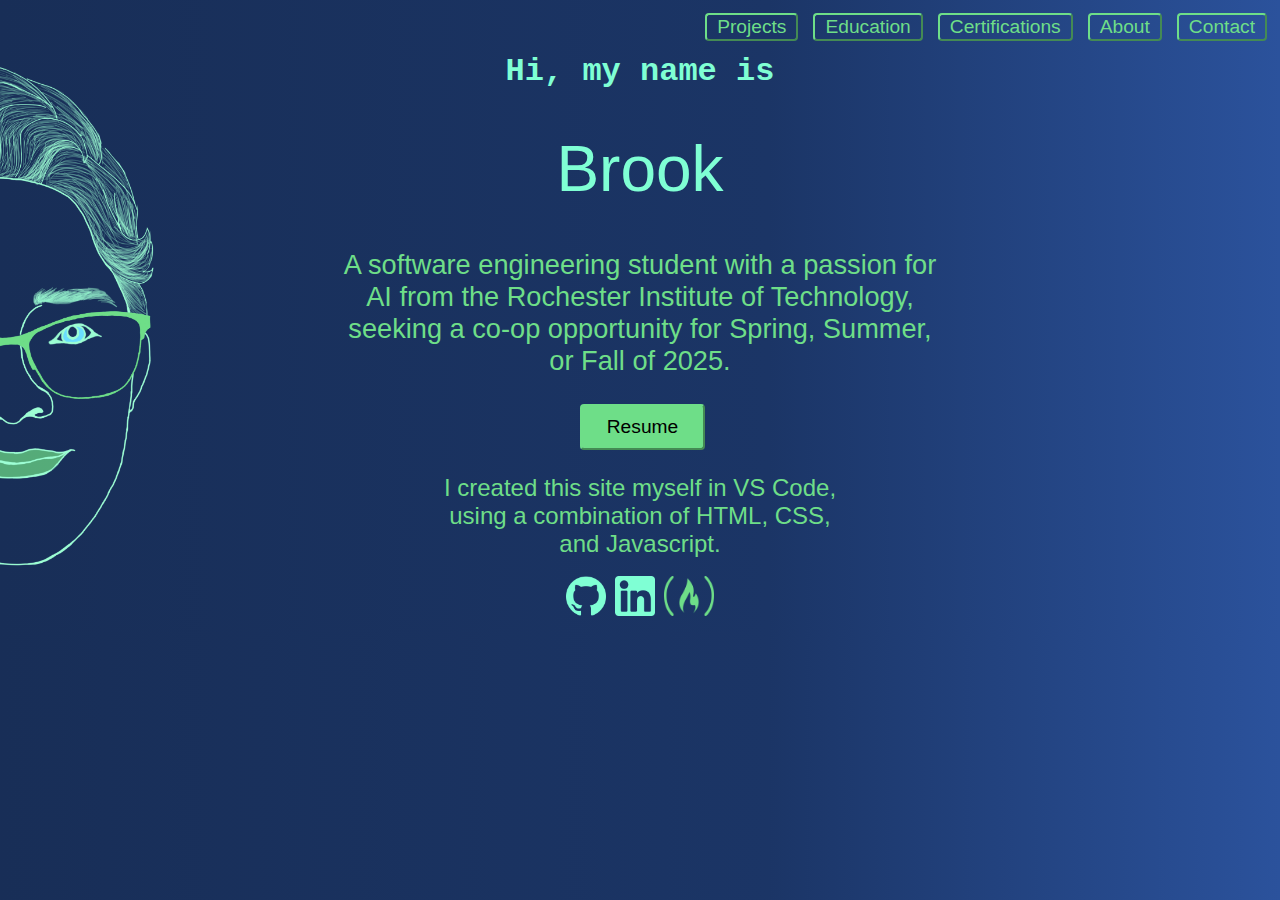
<file: index.html>
<!DOCTYPE html>
<html lang="en">
    <head>
        <!-- meta tags-->
        <meta charset="utf-8">
        <!--CSS Links-->
        <link rel="stylesheet" href="CSS/index.css">
        <link rel="stylesheet" href="CSS/universal.css">
    </head>
    <body>
        <!--Top right buttons-->
        <div>
            <a href="contact.html"><button class="standard-button top-right">Contact</button></a>                
            <a href="about.html"><button class="standard-button top-right">About</button></a>
            <a href="certifications.html"><button class="standard-button top-right">Certifications</button></a>
            <a href="education.html"><button class="standard-button top-right">Education</button></a>
            <a href="projects.html"><button class="standard-button top-right">Projects</button></a>
        </div>
        <br>

        <!--Name-->
        <div>
            <h2>Hi, my name is</h2>
            <h1 id="name"> </h1> 
        </div>
        
        <!--Face image on side-->
        <p> 
        <img src =Assets/face_PNG.png width="880" height="1400" class="face"
        alt="A stylized drawing of the face of this site's creator"> 
        
        <!--Summary-->
        <div class="about-me">
            <p> A software engineering student with a passion for AI
                from the Rochester Institute of Technology, seeking 
                a co-op opportunity for Spring, Summer, 
                or Fall of 2025.
            </p>
        </div>
        
        <!--Resume button-->
        <div style="text-align: center;">
            <a href="Assets/Resume_4_23_2023.pdf"><button class="important_button">Resume</button></a>
        </div>

        <!--Created by blurb-->
        <div class="created-using">
            <p>
                I created this site myself in VS Code, 
                using a combination of HTML, 
                CSS, and Javascript.
            </p>  
        </div>

        <!--Social media links-->
        <div class="social-media-group">
            <a href="https://www.github.com/BrooklynFurze">
                <img class="social-media" src="Assets/github_icon.png" alt="Git hub logo">
            </a>
            <a href="https://www.linkedin.com/in/brooklyn-furze">
                <img class="social-media" src="Assets/linkedin_icon.png" alt="Linked In logo">
            </a>
            <a href="https://www.freecodecamp.org/BrooklynFurze">
                <img class="social-media free-code-camp" src="Assets/free_code_camp_PNG.png" alt="Free Code Camp logo">
            </a>
        </div>
        
          
        <script src="JS/index.js"></script>
    </body>
</html>
</file>
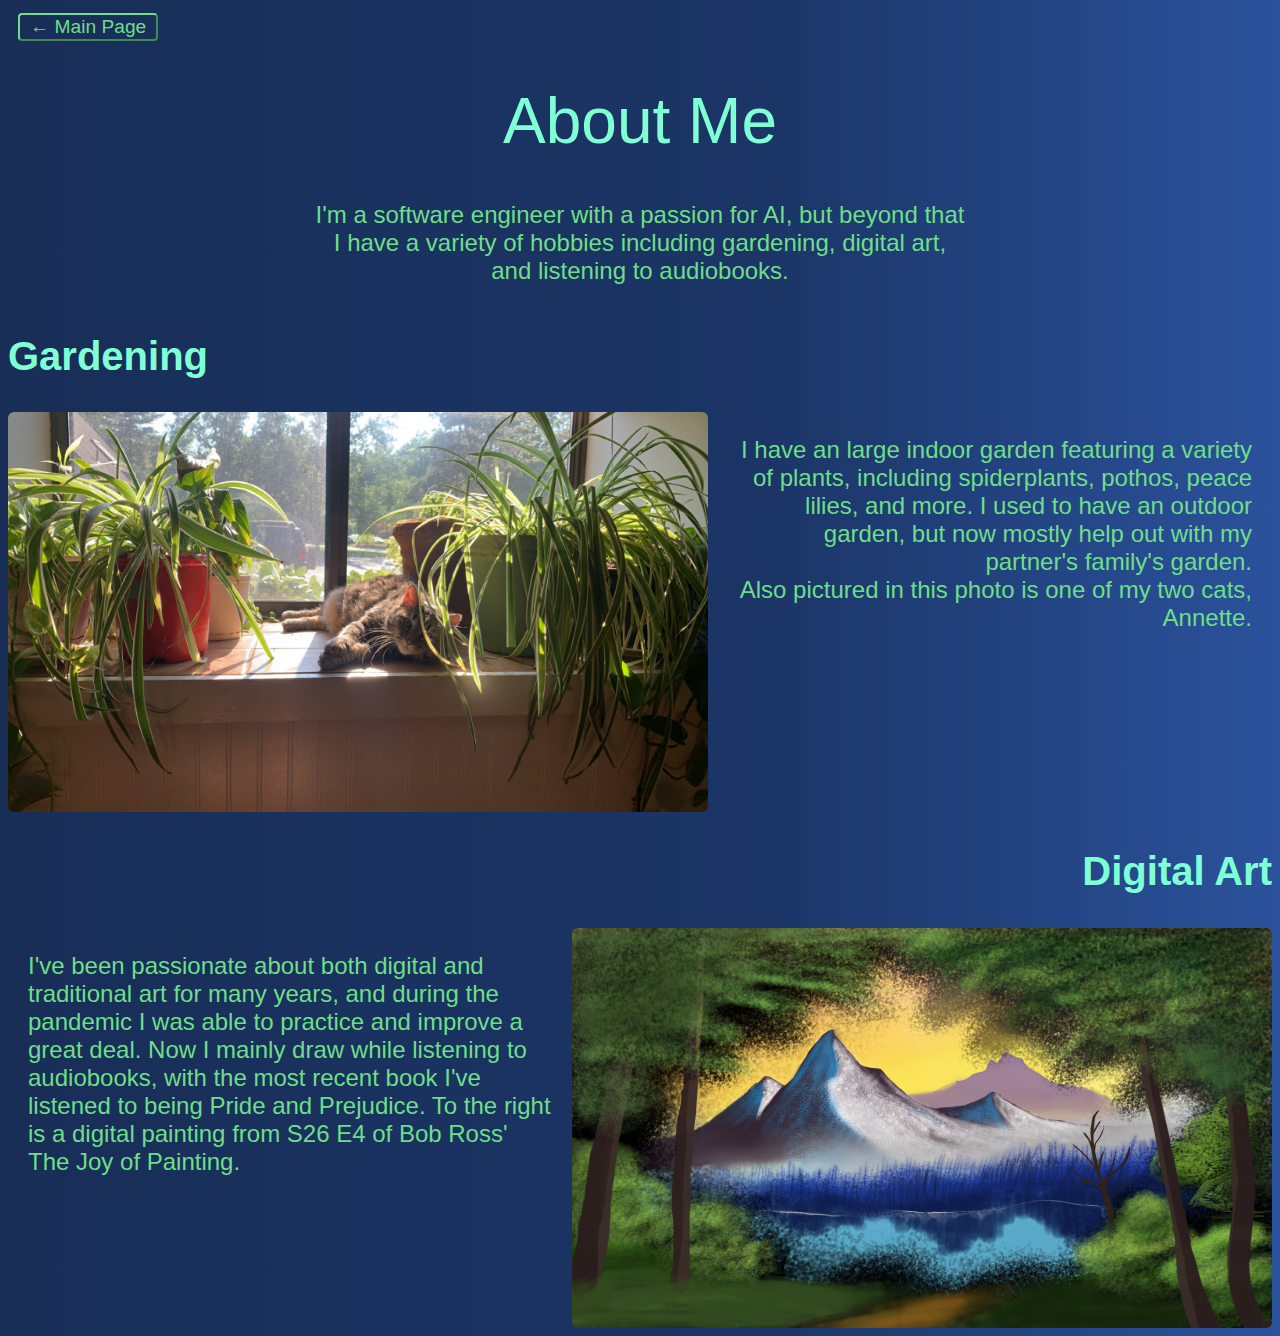
<file: about.html>
<!DOCTYPE html>
<HTML>
    <head>
        <!--meta tags-->
        <meta charset="utf-8">
        <!--CSS Links-->
        <link rel="stylesheet" href="CSS/about.css">
        <link rel="stylesheet" href="CSS/universal.css">
    </head>
    <body>
        <!--back to main page-->
        <a href="index.html"><button class="standard-button"> &larr; Main Page</button></a>
        <h1>About Me</h1>

        <!--summary -->
        <div class="summary">
            <p>
                I'm a software engineer with a passion for AI, but beyond 
                that I have a variety of hobbies including gardening, 
                digital art, and listening to audiobooks. 
            </p>
        </div>
        

        <!--Blurbs and photos pertaining to hobbies, same style as the projects page-->
        <h2 style="text-align:left"> Gardening</h2>
        <div class="project">
            
            <div class="image">
                <img src="Assets/cat_and_plants.jpg"  width="700" height="400"
                alt="A photo of a tabby cat lounging in the sun among several 
                potted plants of various types">
            </div>
            <div class="description">
                <p class="right">  
                    I have an large indoor garden featuring a variety of plants,
                    including spiderplants, pothos, peace lilies, and more. I used 
                    to have an outdoor garden, but now mostly help out with my 
                    partner's family's garden. <br> Also pictured in this photo is one of
                    my two cats, Annette.
                </p>
            </div>
        </div>

        <h2 class="right"> Digital Art</h2>
        <div class="project">
            <div class="description">
                <p class="left">
                    I've been passionate about both digital and traditional art 
                    for many years, and during the pandemic I was able to practice
                    and improve a great deal. Now I mainly draw while listening to 
                    audiobooks, with the most recent book I've listened to being Pride
                    and Prejudice. To the right is a digital painting from S26 E4 of 
                    Bob Ross' The Joy of Painting. 
                </p>

            </div>
            <div class="image">
                <img src="Assets/bob_ross_PNG.png" width="700" height="400" align="right"
                alt="A digitally drawn image in the style of Bob Ross, created by following
                his tutorial from the fourth episode of the twenty sixth season of his show
                The Joy of Painting. It features a forest next to a lake, with a mountain range
                on the other side of the lake.">
            </div>
        </div>




    </body>
</HTML>
</file>
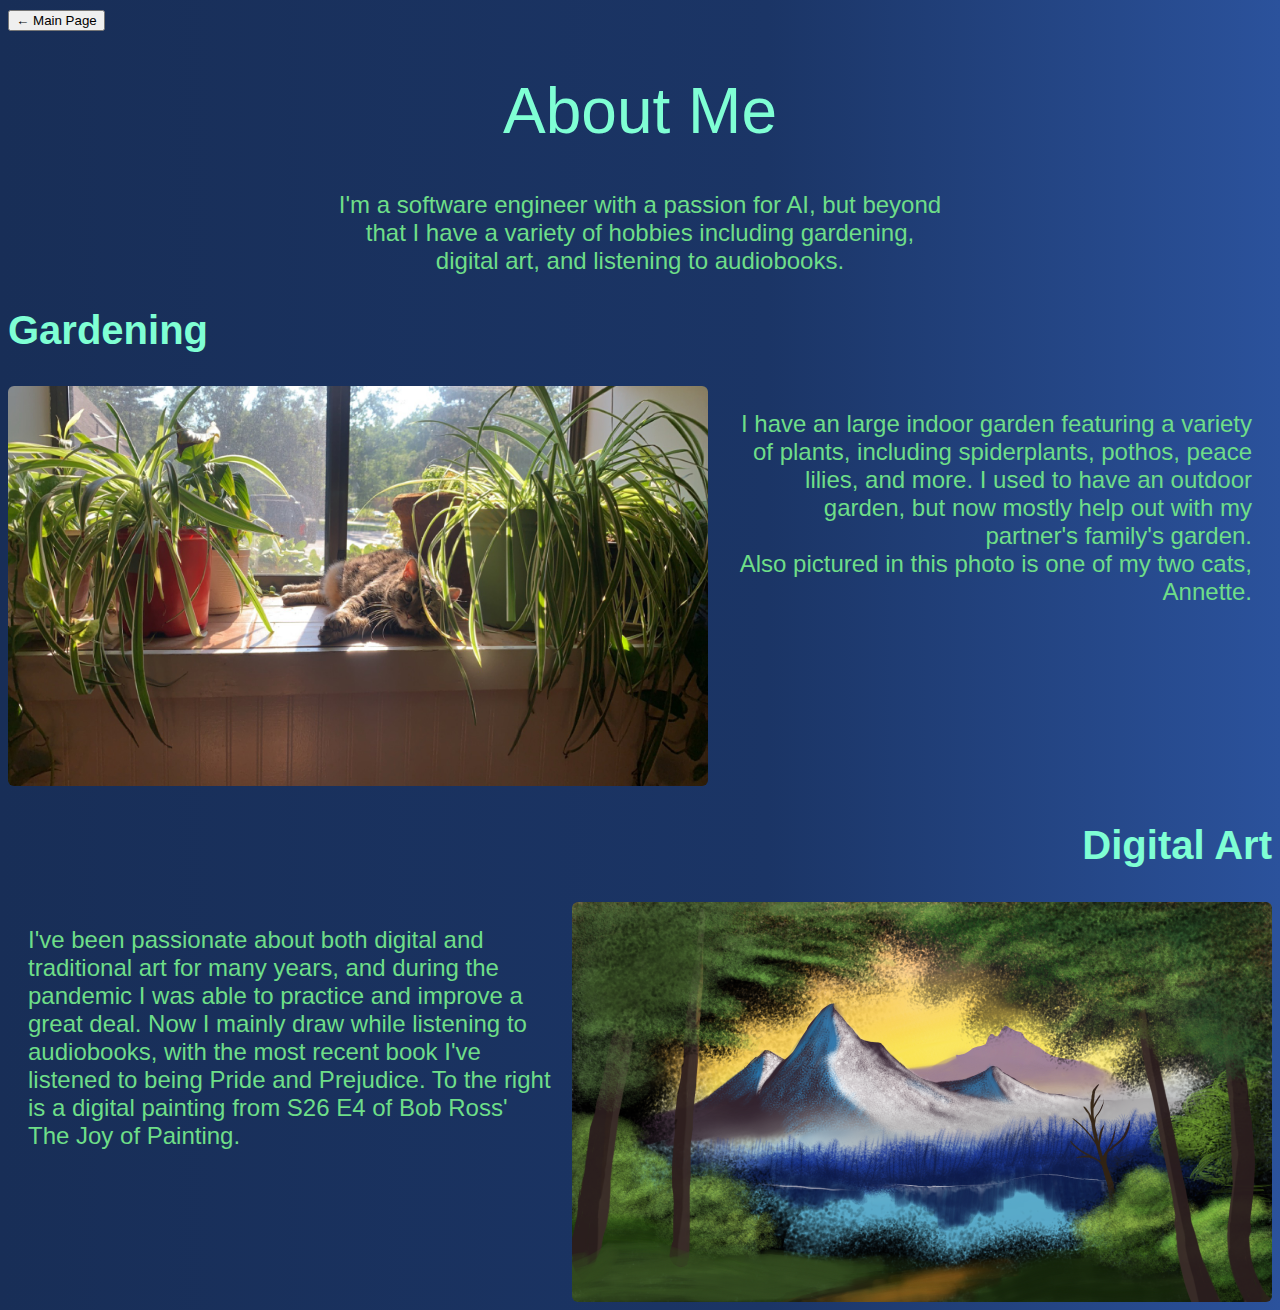
<file: beyond_software.html>
<!DOCTYPE html>
<meta name="viewport" content="width=device-width, initial-scale=1.0">
<HTML>
    <head>
        <!--CSS Links-->
        <link rel="stylesheet" href="CSS/beyond_software.css">
        <link rel="stylesheet" href="CSS/universal.css">
    </head>
    <body>
        <!--back to main page-->
        <a href="index.html"><button class="standard_button"> &larr; Main Page</button></a>
        <h1>About Me</h1>

        <!--summary -->
        <p>
            I'm a software engineer with a passion for AI, but beyond <br>
            that I have a variety of hobbies including gardening, <br>
            digital art, and listening to audiobooks. <br> 
        </p>

        <!--Blurbs and photos pertaining to hobbies, same style as the projects page-->
        <h2 style="text-align:left"> Gardening</h2>
        <div class="project">
            
            <div class="image">
                <img src="Assets/cat_and_plants.jpg"  width="700" height="400"
                alt="A photo of a tabby cat lounging in the sun among several 
                potted plants of various types">
            </div>
            <div class="description">
                <p style="text-align: right">  
                    I have an large indoor garden featuring a variety of plants,
                    including spiderplants, pothos, peace lilies, and more. I used 
                    to have an outdoor garden, but now mostly help out with my 
                    partner's family's garden. <br> Also pictured in this photo is one of
                    my two cats, Annette.
                </p>
            </div>
        </div>

        <h2 style="text-align:right"> Digital Art</h2>
        <div class="project">
            <div class="description">
                <p style="text-align: left">
                    I've been passionate about both digital and traditional art 
                    for many years, and during the pandemic I was able to practice
                    and improve a great deal. Now I mainly draw while listening to 
                    audiobooks, with the most recent book I've listened to being Pride
                    and Prejudice. To the right is a digital painting from S26 E4 of 
                    Bob Ross' The Joy of Painting. 
                </p>

            </div>
            <div class="image">
                <img src="Assets/bob_ross_PNG.png" width="700" height="400" align="right"
                alt="A digitally drawn image in the style of Bob Ross, created by following
                his tutorial from the fourth episode of the twenty sixth season of his show
                The Joy of Painting. It features a forest next to a lake, with a mountain range
                on the other side of the lake.">
            </div>
        </div>




    </body>
</HTML>
</file>
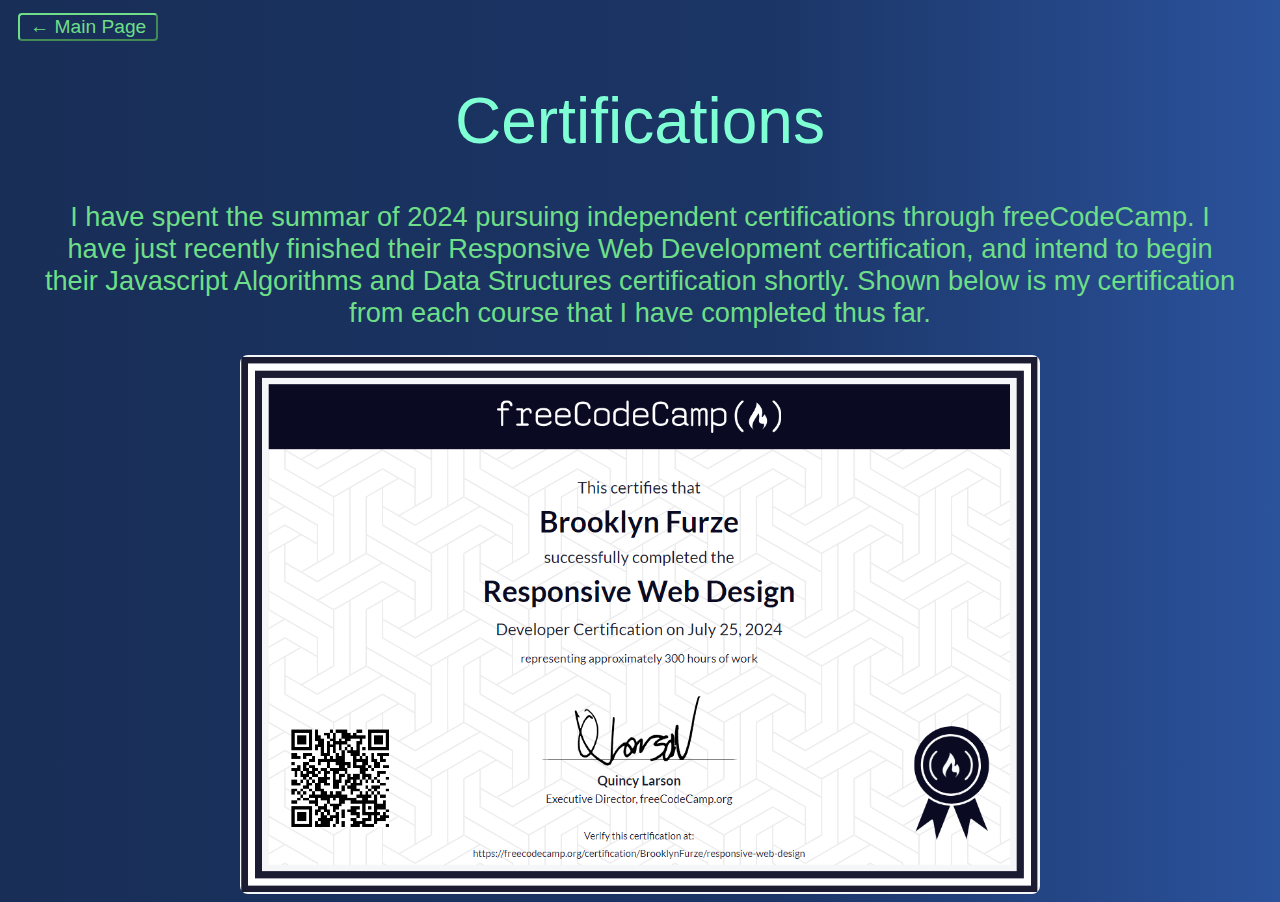
<file: certifications.html>
<!DOCTYPE html>
<html lang="en">
    <head>
        <!--meta tags-->
        <meta charset="utf-8">
        <!--CSS Links-->
        <link rel="stylesheet" href="CSS/universal.css">
        <link rel="stylesheet" href="CSS/certifications.css">
    </head>
    <body>
        <!--back to main page-->
        <a href="index.html"><button class="standard-button"> &larr; Main Page</button></a>

        <h1>Certifications</h1>

        <p class="summary">I have spent the summar of 2024 pursuing independent certifications
            through freeCodeCamp. I have just recently finished their Responsive
            Web Development certification, and intend to begin their Javascript
            Algorithms and Data Structures certification shortly. Shown below is my
            certification from each course that I have completed thus far.  
        </p>

        <h2 class="certification-name"></h2>
        <img class="certification" src="Assets/freeCodeCamp_ResponsiveWebDesign.PNG" alt="free code camp responsive web design certification">
    </body>
</html>
</file>
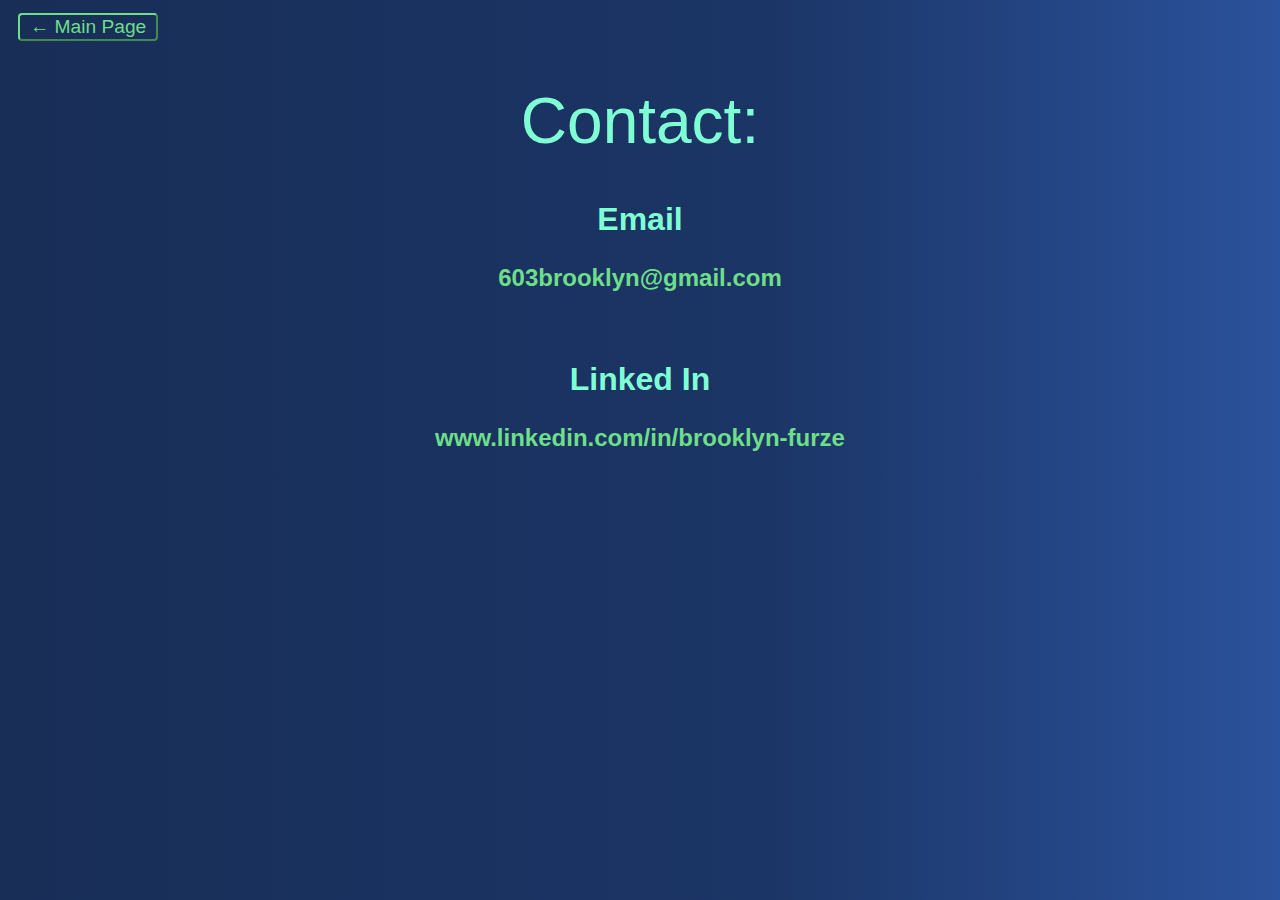
<file: contact.html>
<!DOCTYPE html>
<HTML>
    <head>
        <!--meta tags-->
        <meta charset="utf-8">
        <!--CSS Links-->
        <link rel="stylesheet" href="CSS/contact.css">
        <link rel="stylesheet" href="CSS/universal.css">
    </head>
    <body>
        <!--back to main page-->
        <a href="index.html"><button class="standard-button"> &larr; Main Page</button></a>

        <!--Simple headers with info, not much to put on this page-->
        <h1>Contact: </h1>

        <h2>Email</h2>
        <h3>603brooklyn@gmail.com</h3>

        <br>

        <h2>Linked In</h2>
        <h3>www.linkedin.com/in/brooklyn-furze</h3>




    </body>
</HTML>
</file>
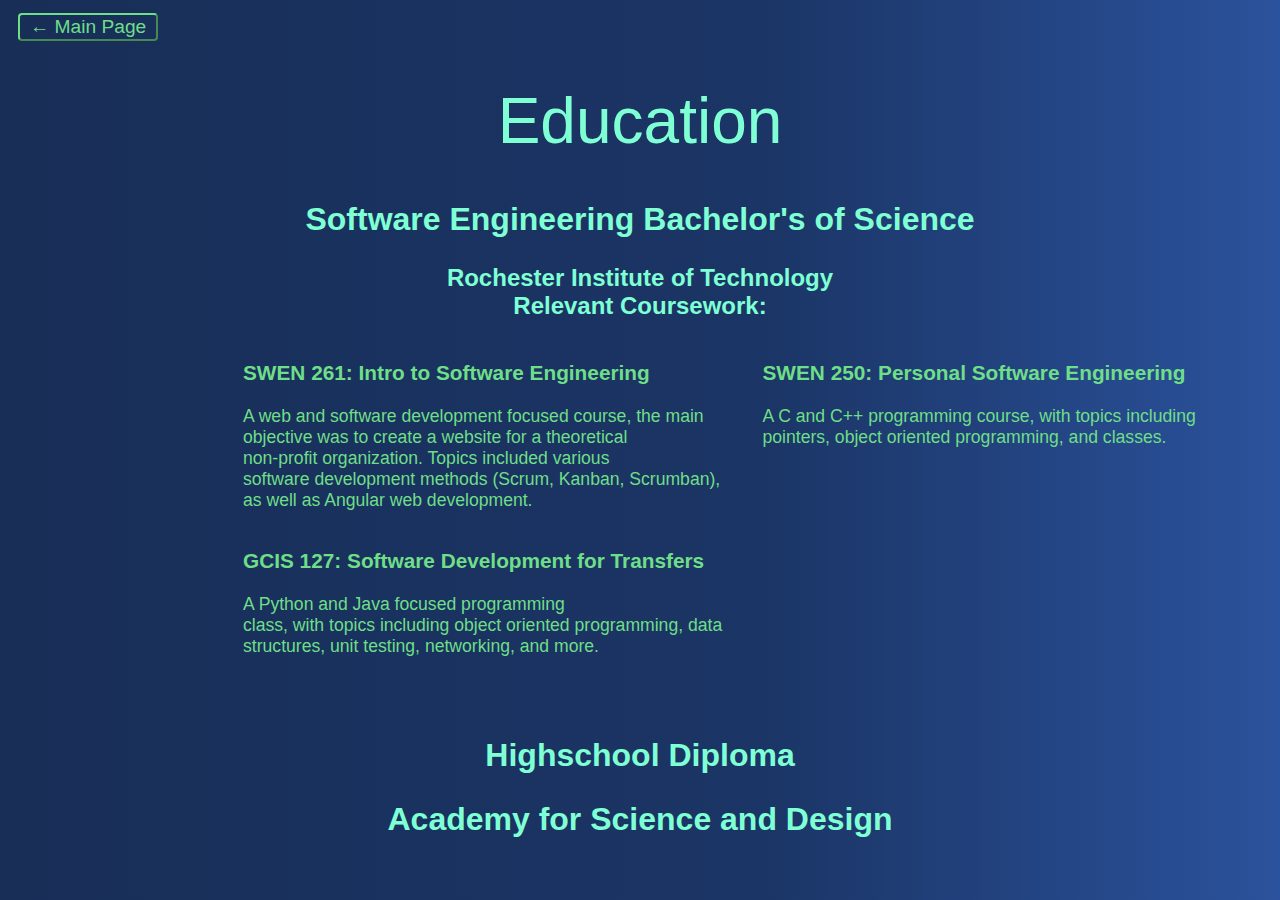
<file: education.html>
<!DOCTYPE html>
<html lang="en">
    <head>
        <!--meta tags-->
        <meta charset="utf-8">
        <!--CSS Links-->
        <link rel="stylesheet" href="CSS/education.css">
        <link rel="stylesheet" href="CSS/universal.css">
    </head>
    <body>
        <!--back to main page-->
        <a href="index.html"><button class="standard-button"> &larr; Main Page</button></a>

        <!--Header and basic info-->
        <h1>Education</h1>

        <h2> Software Engineering Bachelor's of Science</h2>
        <h2 class="location">Rochester Institute of Technology<br>
            Relevant Coursework:
        </h2>

        <!--Relevant courses from RIT and their topics covered-->
        <div class="relevant_courses">
            <!--SWEN 344 - To be added towards end of fall semester 2024-->
            <!--SWEN 256 - To be added towards end of fall semester 2024-->
            <!--SWEN 262 - To be added towards end of fall semester 2024-->


            <div class="course right-course">
                <!--SWEN 261-->
                <p class="course_name"> SWEN 261: Intro to Software Engineering</p>
                <p class="course_description">
                    A web and software development focused course, the main <br>
                    objective was to create a website for a theoretical<br>
                    non-profit organization. Topics included various <br>
                    software development methods (Scrum, Kanban, Scrumban), <br>
                    as well as Angular web development. 
                </p>
            </div>
            <!--SWEN 250-->
            <div class="course left-course"> 
                <p class="course_name">SWEN 250: Personal Software Engineering </p>
                <p class="course_description"> 
                    A C and C++ programming course, with topics including <br>
                    pointers, object oriented programming, and classes. 
                </p>
            </div>
            
            <!--GCIS 127-->
            <div class="course right-course">
                <p class="course_name">GCIS 127: Software Development for Transfers</p>
                <p class="course_description">A Python and Java focused programming<br>
                    class, with topics including object oriented programming, data <br>
                    structures, unit testing, networking, and more. 
                </p>
            </div>
        </div>

        <br>
        <br>

        <h2> Highschool Diploma</h2>
        <h2 class="1.5rem">Academy for Science and Design</h2>
    </body>
</html>
</file>
<file: CSS/index.css>
h2 {
    font-family:'Courier New', Courier, monospace;
    font-size: 2rem;
    color:aquamarine;
    text-align: center;
}

p {
    font-family:Arial, Helvetica, sans-serif;
    font-weight:lighter;
    font-size: 1.7rem;
    color: #6ede88;
    text-align:center;
}

a:link{
    font-family: Arial, Helvetica, sans-serif;
    font-weight: normal;
    font-size : 1.2rem;
    color: #6ede88;
    text-decoration: none;
    display: block;
    text-align: right;
    display: inline;
}

a:visited{
    font-family: Arial, Helvetica, sans-serif;
    font-weight: normal;
    font-size : 1.2rem;
    color: #6ede88;
    text-decoration: none;
    display:block;
    text-align: right;
}

button {
    text-align: center;
    text-decoration: none;
    display: inline-block;
    border-color: #6ede88;
    padding-left: 10px;
    padding-right: 10px;
    background-color: transparent;
    border-radius: 4px;
    margin: 5px 5px 0 10px;
}


.resume{
    text-align:center;
}

.button{
    text-align: center;
    text-decoration: none;
    display: inline-block;

    padding-left: 10px;
    padding-right: 10px;
    background-color: transparent;
    border: 2px solid #6ede88;
    border-radius: 4px;
    margin: 5px 5px 0 10px;
}

.face{
    /*Changed slightly to accomodate the image not getting huge when people adjust their screensize*/
    left: -16vw;
    top: 6vh;
    width: 30vw;
    height: auto; 

    position: fixed;
    overflow: hidden;
}

.social-media{
    /* dimensions*/
    width:40px;
    height: 40px;

    display: inline-block;
    padding: 2px;

    /* aligning it to the center*/
    margin-left: auto;
    margin-right: auto;
}
.free-code-camp{
    /* dimensions*/
    width: 50px;
    height: 40px;

}

.social-media-group{
    text-align: center;
}

.top-right {
    float: right;
}

.about-me{
    margin: auto;
    width: 600px;
    height: 150px;
}

.created-using{
    margin: auto;
    width: 400px;
    height: 100px;
}

.created-using p {
    font-size: 1.5rem;
}
</file>
<file: CSS/universal.css>
body {
    background-image: linear-gradient(90deg, #182e57 0%, #1b3566 60%, #2b529c 100%);
}

h1 {
    font-family:'Trebuchet MS', 'Lucida Sans Unicode', 'Lucida Grande', 'Lucida Sans', Arial, sans-serif;
    font-size: 4rem;
    font-weight: lighter;
    color: aquamarine;
    text-align: center;
}

/*Button to return to main page*/
.back-button{
    position: absolute;
    top: 10px;
    left: 10px;
    float: left;

    background-color: transparent;
    text-align: center;
    text-decoration: none;
    border-color: #6ede88;
    padding-left: 10px;
    padding-right: 10px;
    border-radius: 4px;
    margin: 5px 5px 0 10px;
}
/*Make it so that link colors don't change once they've been clicked*/
a:link{
    font-family: Arial, Helvetica, sans-serif;
    font-weight: normal;
    font-size : 1.2rem;
    color: #6ede88;
    text-decoration: none;
    display: block;
    text-align: right;
    display: inline;
}

a:visited{
    font-family: Arial, Helvetica, sans-serif;
    font-weight: normal;
    font-size : 1.2rem;
    color: #6ede88;
    text-decoration: none;
    display:block;
    text-align: right;
}

/*One of two types of buttons and its corresponding effects*/
.standard-button{
    font-size:1.2rem;
    text-align: center;
    color:#6ede88;
    text-decoration: none;
    display: inline-block;
    border-color: #6ede88;
    padding-left: 10px;
    padding-right: 10px;
    background-color: transparent;
    border-radius: 4px;
    margin: 5px 5px 0 10px;
}

/*Stops being transparent and becomes green*/
.standard-button:hover{
    background-color: #6ede88;
    color:#152465;
    transition: background-color 0.3s ease-in-out, color 0.3s ease-in-out;
}

/*The other type of button*/
.important_button{
    font-size:1.2rem;

    text-align: center;
    text-decoration: none;
    display: inline-block;
    border-color: #6ede88;
    background-color: #6ede88;
    border-radius: 4px;
    margin: 5px 5px 0 10px;
    padding: 10px 25px;
}

/*Stops being green and becomes transparent*/
.important_button a{
    font-size: 1.2rem;
    color:#152465;
}

.important_button:hover{
    background-color: transparent;
    color:#6ede88;
    transition: background-color 0.3s ease-in-out, color 0.3s ease-in-out;
}

.important_button:hover a{
    color:#6ede88;
}

/*Contains an image and a text blurb*/
.project{
    display:flex;
    justify-content: space-between;
}

/*text blurb*/
.description{
    flex: 1;
    margin-left: 20px;
    margin-right: 20px;
}

.left {
    text-align: left;
}

.right {
    text-align: right;
}
</file>
<file: CSS/about.css>
h2 {
    font-family:'Trebuchet MS', 'Lucida Sans Unicode', 'Lucida Grande', 'Lucida Sans', Arial, sans-serif;
    font-size: 2.5rem;
    color: aquamarine;
}

p {
    font-family: Arial, Helvetica, sans-serif;
    font-size: 1.5rem;
    font-weight: lighter;
    color: #6ede88;
    text-align: center;
}

img {
    border-radius: 6px;
}

.summary {
    margin: auto;
    width: 650px;
    height: 100px;
}
</file>
<file: CSS/beyond_software.css>
body {
    background-image: linear-gradient(90deg, #182e57 0%, #1b3566 60%, #2b529c 100%);
}

h1 {
    font-family:'Trebuchet MS', 'Lucida Sans Unicode', 'Lucida Grande', 'Lucida Sans', Arial, sans-serif;
    font-size: 4rem;
    font-weight: lighter;
    color: aquamarine;
    text-align: center;
}

h2 {
    font-family:'Trebuchet MS', 'Lucida Sans Unicode', 'Lucida Grande', 'Lucida Sans', Arial, sans-serif;
    font-size: 2.5rem;
    color: aquamarine;
}

p {
    font-family: Arial, Helvetica, sans-serif;
    font-size: 1.5rem;
    font-weight: lighter;
    color: #6ede88;
    text-align: center;
}

img {
    border-radius: 6px;
}
</file>
<file: CSS/certifications.css>
body {
    background-image: linear-gradient(90deg, #182e57 0%, #1b3566 60%, #2b529c 100%);
}

h2 {
    font-family:Arial, Helvetica, sans-serif;
    font-size: 2rem;
    color:aquamarine;
    text-align: center;
}

.summary{
    width: 1200px;
    margin: auto;
    font-family:Arial, Helvetica, sans-serif;
    font-weight:lighter;
    font-size: 1.7rem;
    color: #6ede88;
    text-align:center;
}

.certification {
    width: 800px;
    display: block;
    margin: auto;
    text-align: center;
    border-radius: 8px;
}
</file>
<file: CSS/contact.css>
h2 {
    font-family:Arial, Helvetica, sans-serif;
    font-size: 2rem;
    color:aquamarine;
    text-align: center;
}

h3{
    font-family:Arial, Helvetica, sans-serif;
    font-size: 1.5rem;
    color: #6ede88;
    text-align: center;
}
</file>
<file: CSS/education.css>
h2 {
    font-family:Arial, Helvetica, sans-serif;
    font-size: 2rem;
    color:aquamarine;
    text-align: center;
}

h3{
    font-family:Arial, Helvetica, sans-serif;
    font-size: 1.5rem;
    color: #6ede88;
    text-align: center;
}

p {
    color: #6ede88;
    font-family:Arial, Helvetica, sans-serif;
}

/*Contains courses*/
.relevant_courses{
    display:flex;
    justify-content: space-between;
    flex-wrap: wrap;    
}

/*Contains name and description*/
.course{
    flex: 1;
    min-width: 35%;
    margin: 0 10px;
}

.left-course {
    padding-left: 0px;
}

.right-course {
    padding-left: 225px;
}


/*Course title*/
.course_name{
    font-size: 1.3rem;
    font-weight: bold;
}

/*Blurb about course requirements and topics covered*/
.course_description{
    font-size:1.1rem;
}

.location {
    font-size: 1.5rem;
}
</file>
